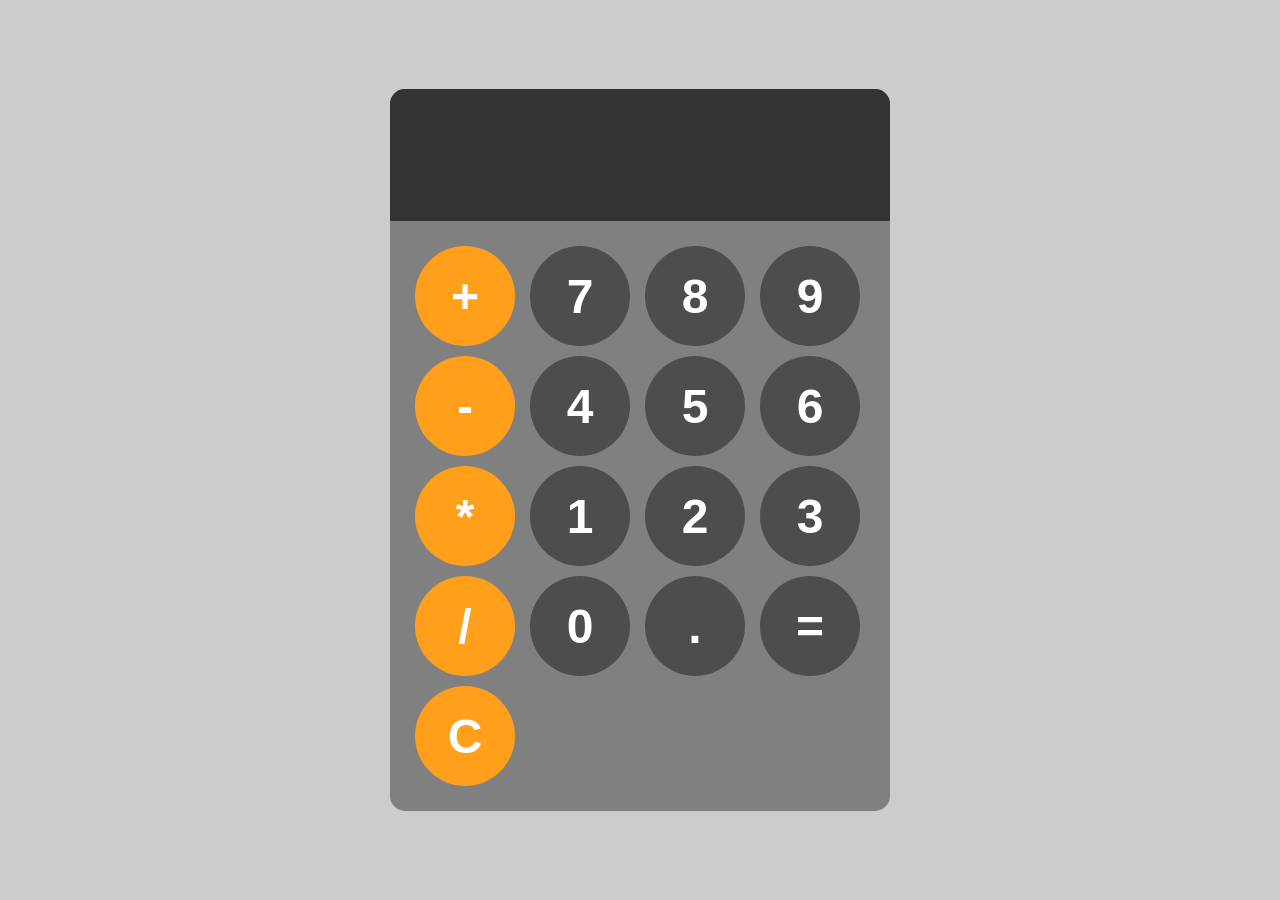
<file: Calculator/index.html>
<!DOCTYPE html>
<html lang="en">
<head>
    <meta charset="UTF-8">
    <meta name="viewport" content="width=device-width, initial-scale=1.0">
    <title>Calculator</title>
    <link rel="stylesheet" href="style.css">
</head>
<body>
    <div id="calculator">
        <input id="display" readonly>
        <div id="keys">
            <button onclick="appendToDisplay('+')" class="operatorbtn">+</button>
            <button onclick="appendToDisplay('7')">7</button>
            <button onclick="appendToDisplay('8')">8</button>
            <button onclick="appendToDisplay('9')">9</button>
            <button onclick="appendToDisplay('-')" class="operatorbtn">-</button>
            <button onclick="appendToDisplay('4')">4</button>
            <button onclick="appendToDisplay('5')">5</button>
            <button onclick="appendToDisplay('6')">6</button>
            <button onclick="appendToDisplay('*')" class="operatorbtn">*</button>
            <button onclick="appendToDisplay('1')">1</button>
            <button onclick="appendToDisplay('2')">2</button>
            <button onclick="appendToDisplay('3')">3</button>
            <button onclick="appendToDisplay('/')" class="operatorbtn">/</button>
            <button onclick="appendToDisplay('0')">0</button>
            <button onclick="appendToDisplay('.')">.</button>
            <button onclick="calculate()">=</button>
            <button onclick="clearDisplay()" class="operatorbtn">C</button>
        </div>

    </div>
    <script src="index.js"></script>    
</body>
</html>
</file>
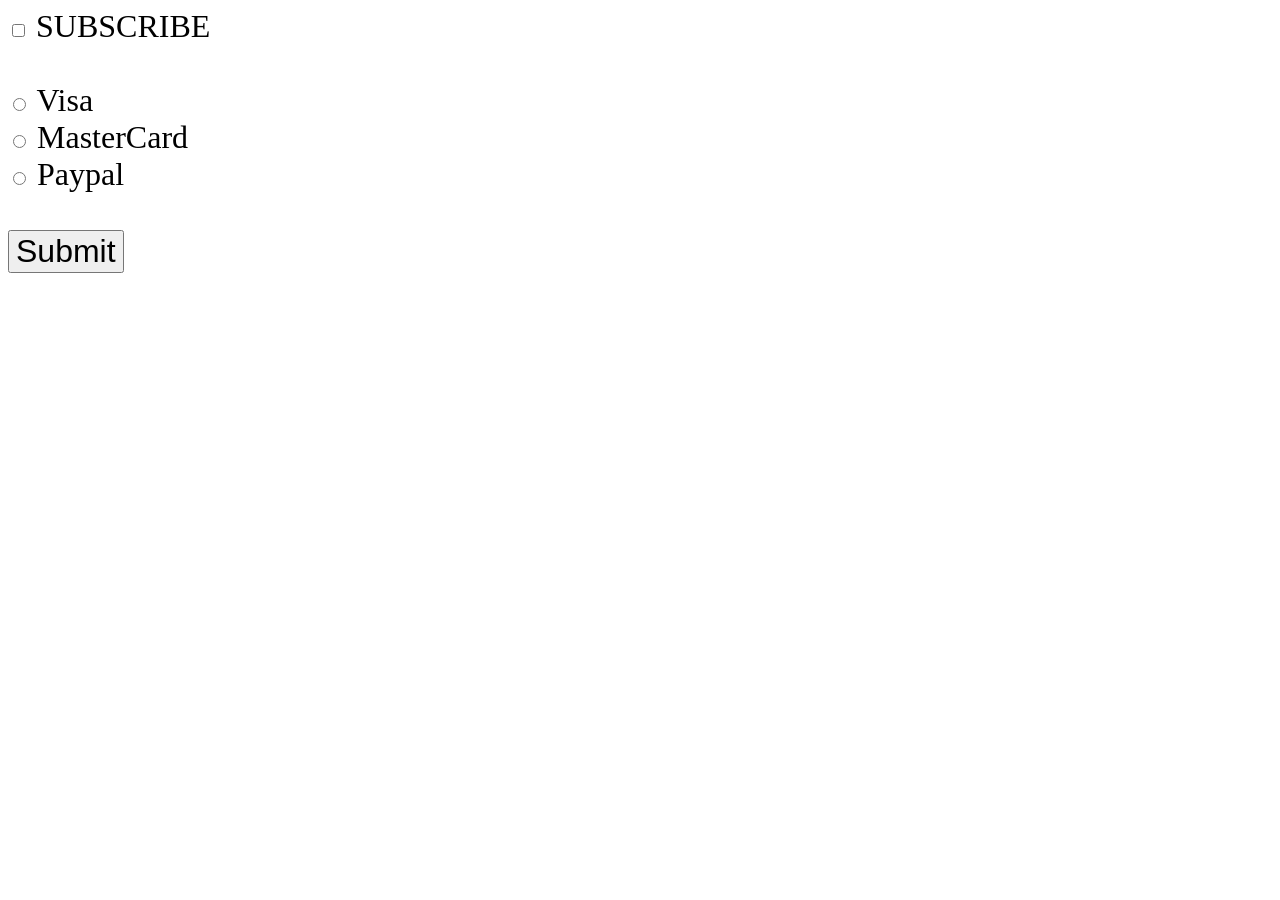
<file: Checked Property/index.html>
<!DOCTYPE html>
<html lang="en">
<head>
    <meta charset="UTF-8">
    <meta name="viewport" content="width=device-width, initial-scale=1.0">
    <title>Document</title>
    <link rel="stylesheet" href="style.css">
</head>
<body>
    <input type="checkbox" id="mycheckbox">
    <label for="mycheckbox">SUBSCRIBE</label><br><br>

    <input type="radio" id="visabtn" name="card">
    <label for="visabtn">Visa</label><br>

    <input type="radio" id="masterCardbtn" name="card">
    <label for="masterCardbtn">MasterCard</label><br>

    <input type="radio" id="paypalbtn" name="card">
    <label for="paypalbtn">Paypal</label><br><br>

    <button type="submit" id="mySubmit">Submit</button>

    <p id="subResult"></p>
    <p id="PaymentResult"></p>
    
    <script src="index.js"></script>
</body>
</html>
</file>
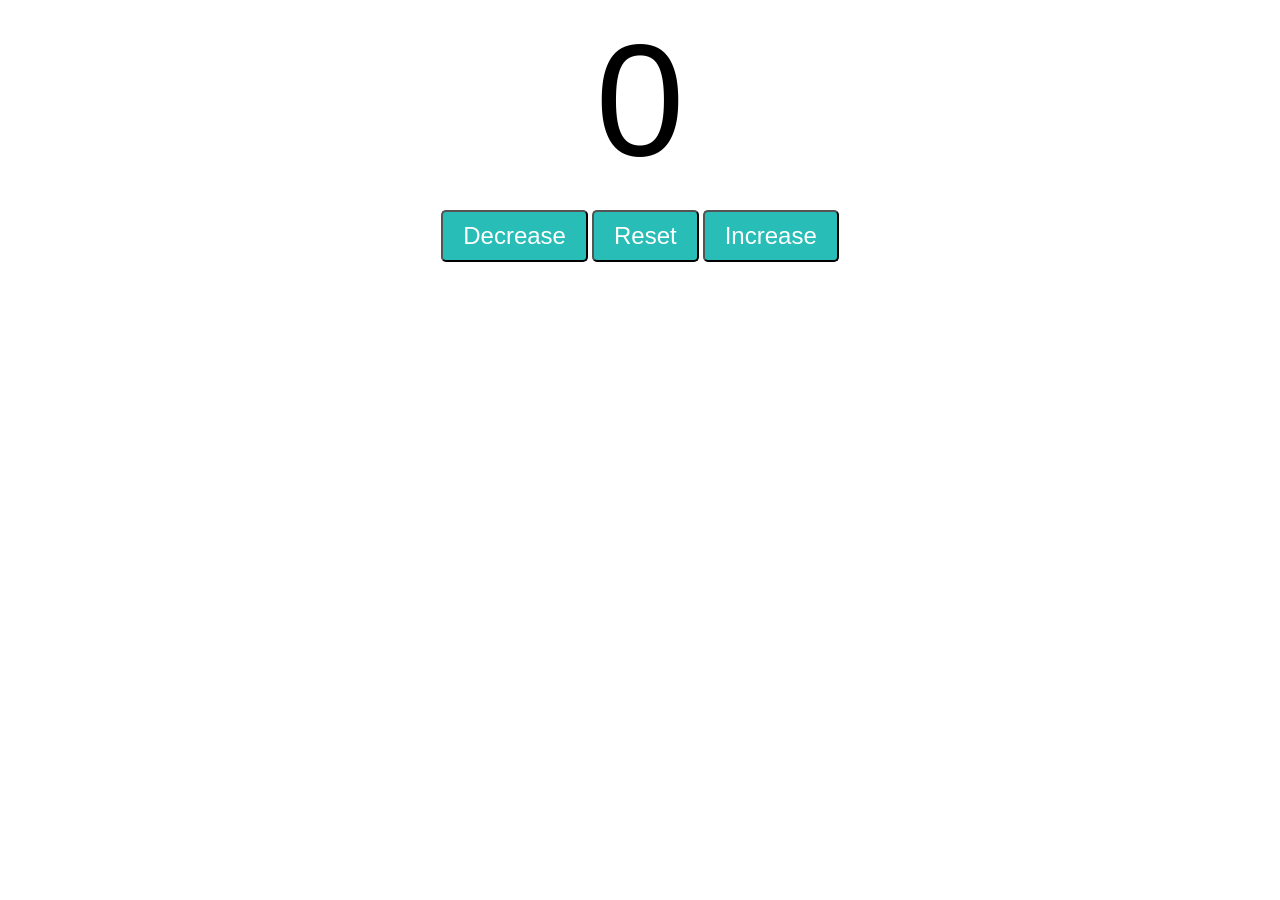
<file: Counter Program/index.html>
<!DOCTYPE html>
<html lang="en">
<head>
    <meta charset="UTF-8">
    <meta name="viewport" content="width=device-width, initial-scale=1.0">
    <title>My Website</title>
    <link rel="stylesheet" href="style.css">
</head>
<body>
    
    <label id="countLabel">0</label><br>
    <div id="btnContainer">
        <button id="decrease" class="buttons">Decrease</button>
        <button id="reset" class="buttons">Reset</button>
        <button id="increase" class="buttons">Increase</button>
    </div>


    <script src="index.js"></script>
</body>
</html>
</file>
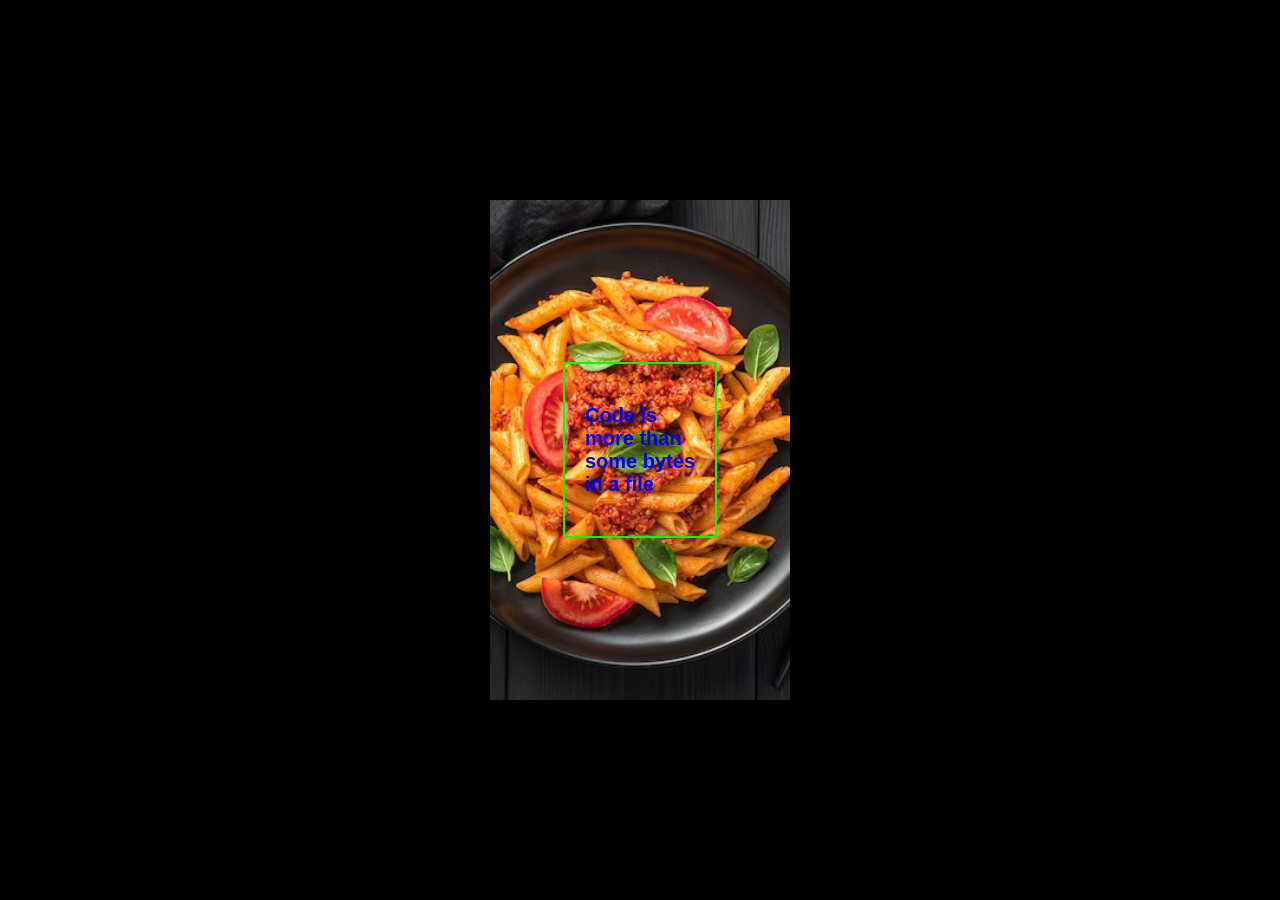
<file: demo/index.html>
<!DOCTYPE html>
<html lang="en">
<head>
    <meta charset="UTF-8">
    <meta name="viewport" content="width=device-width, initial-scale=1.0">
    <title>Document</title>
    <link rel="stylesheet" href="style.css">
</head>
<body>
    <div class="container">
        <div class="text-box">
            <p>Code is <br> more than <br> some bytes <br> in a file</p>
        </div>
    </div>
</body>
</html>
</file>
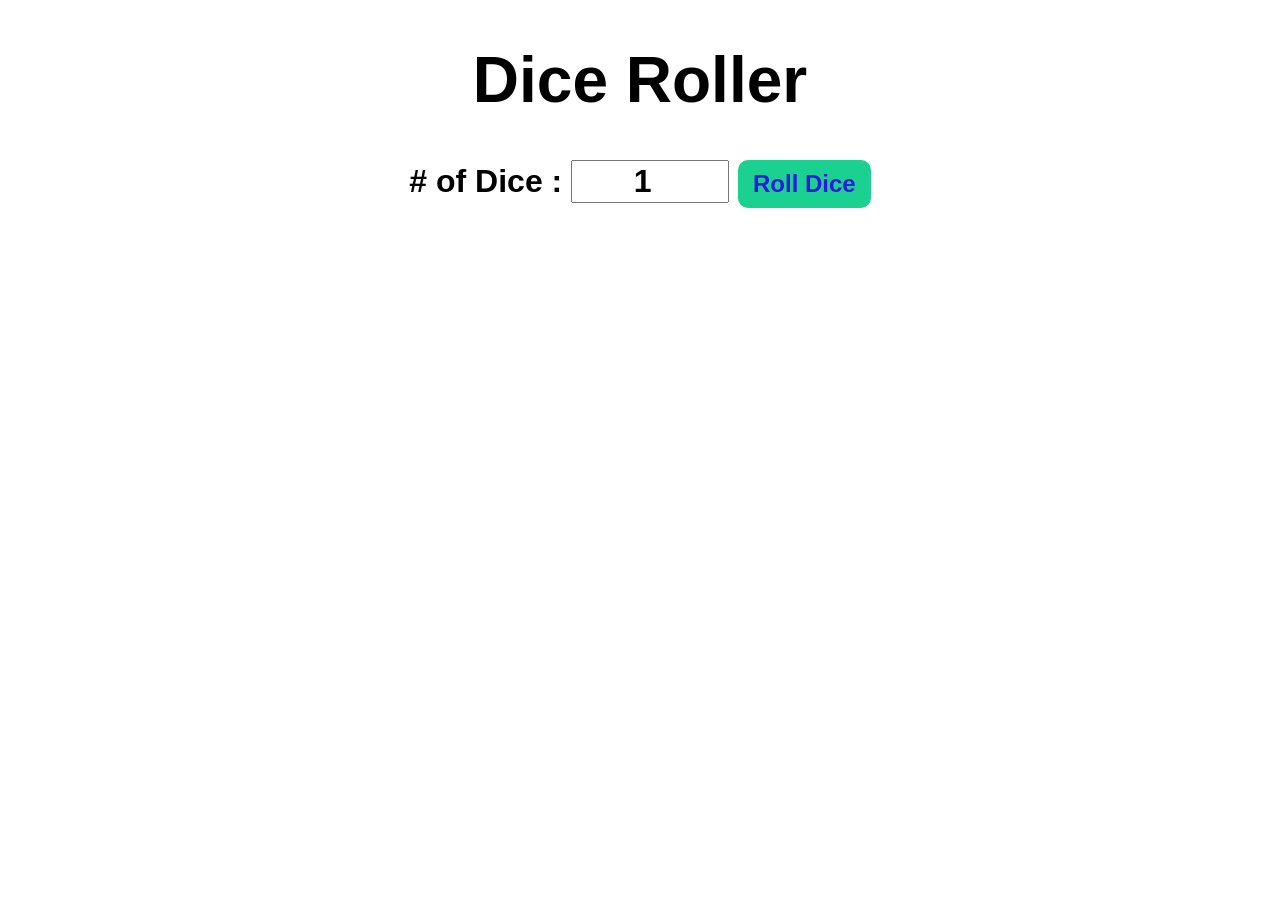
<file: Dice Roller Program/index.html>
<!DOCTYPE html>
<html lang="en">
<head>
    <meta charset="UTF-8">
    <meta name="viewport" content="width=device-width, initial-scale=1.0">
    <title>Document</title>
    <link rel="stylesheet" href="style.css">
</head>
<body>
    <div id="Container">
        <h1>Dice Roller</h1>
        <label># of Dice :</label>
        <input type="number" value="1" min="1" id="numOfDice">
        <button onclick="rollDice()">Roll Dice</button>
        <div id="diceResult"></div>
        <div id="diceImages"></div>
    </div>

    <script src="index.js"></script>
</body>
</html>
</file>
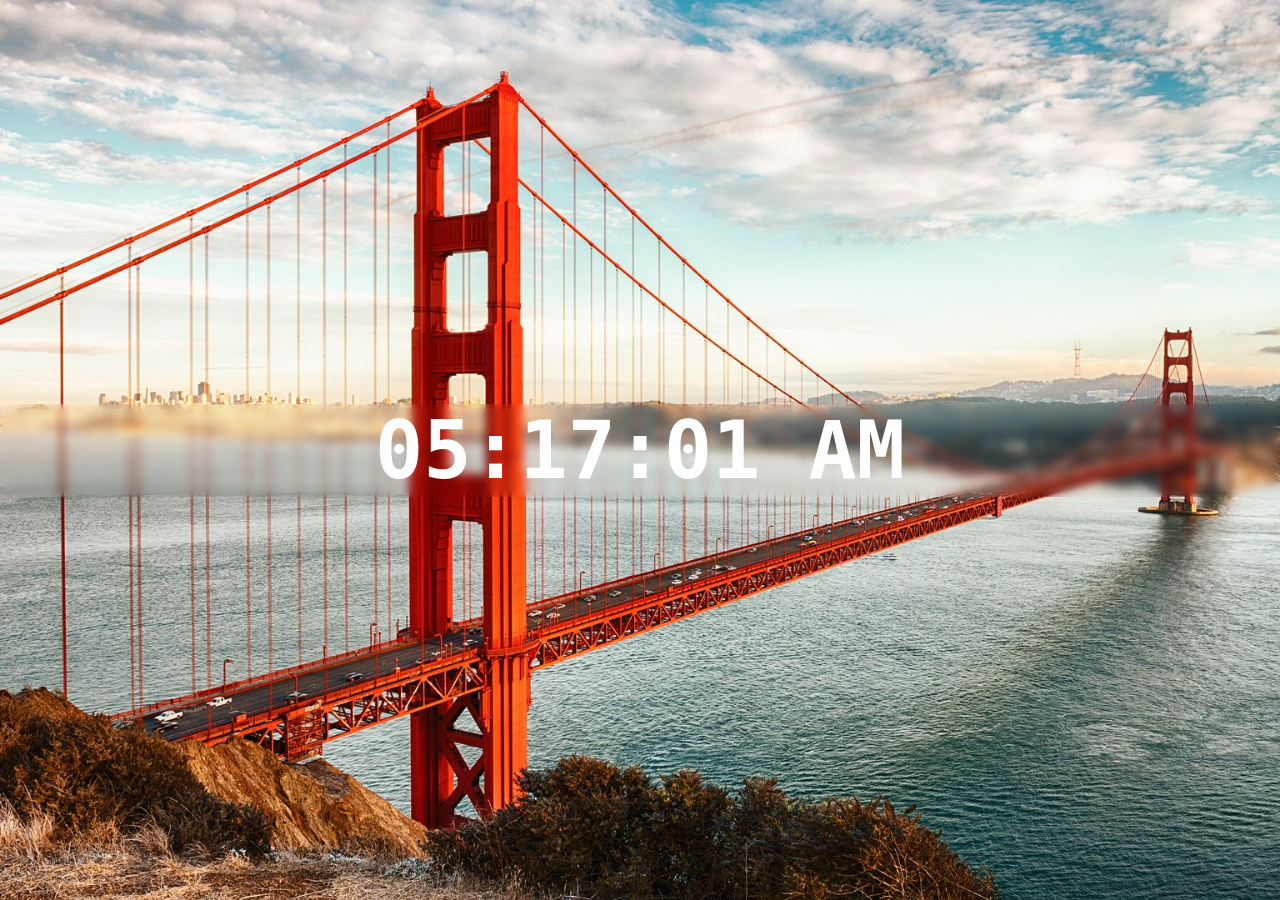
<file: Digital Clock /index.html>
<!DOCTYPE html>
<html lang="en">
<head>
    <meta charset="UTF-8">
    <meta name="viewport" content="width=device-width, initial-scale=1.0">
    <title>Digital Clock</title>
    <link rel="stylesheet" href="style.css">
</head>
<body>
    <div id="clock-container">
        <div id="clock">00:00:00</div>
    </div>
    <script src="script.js"></script>
</body>
</html>
</file>
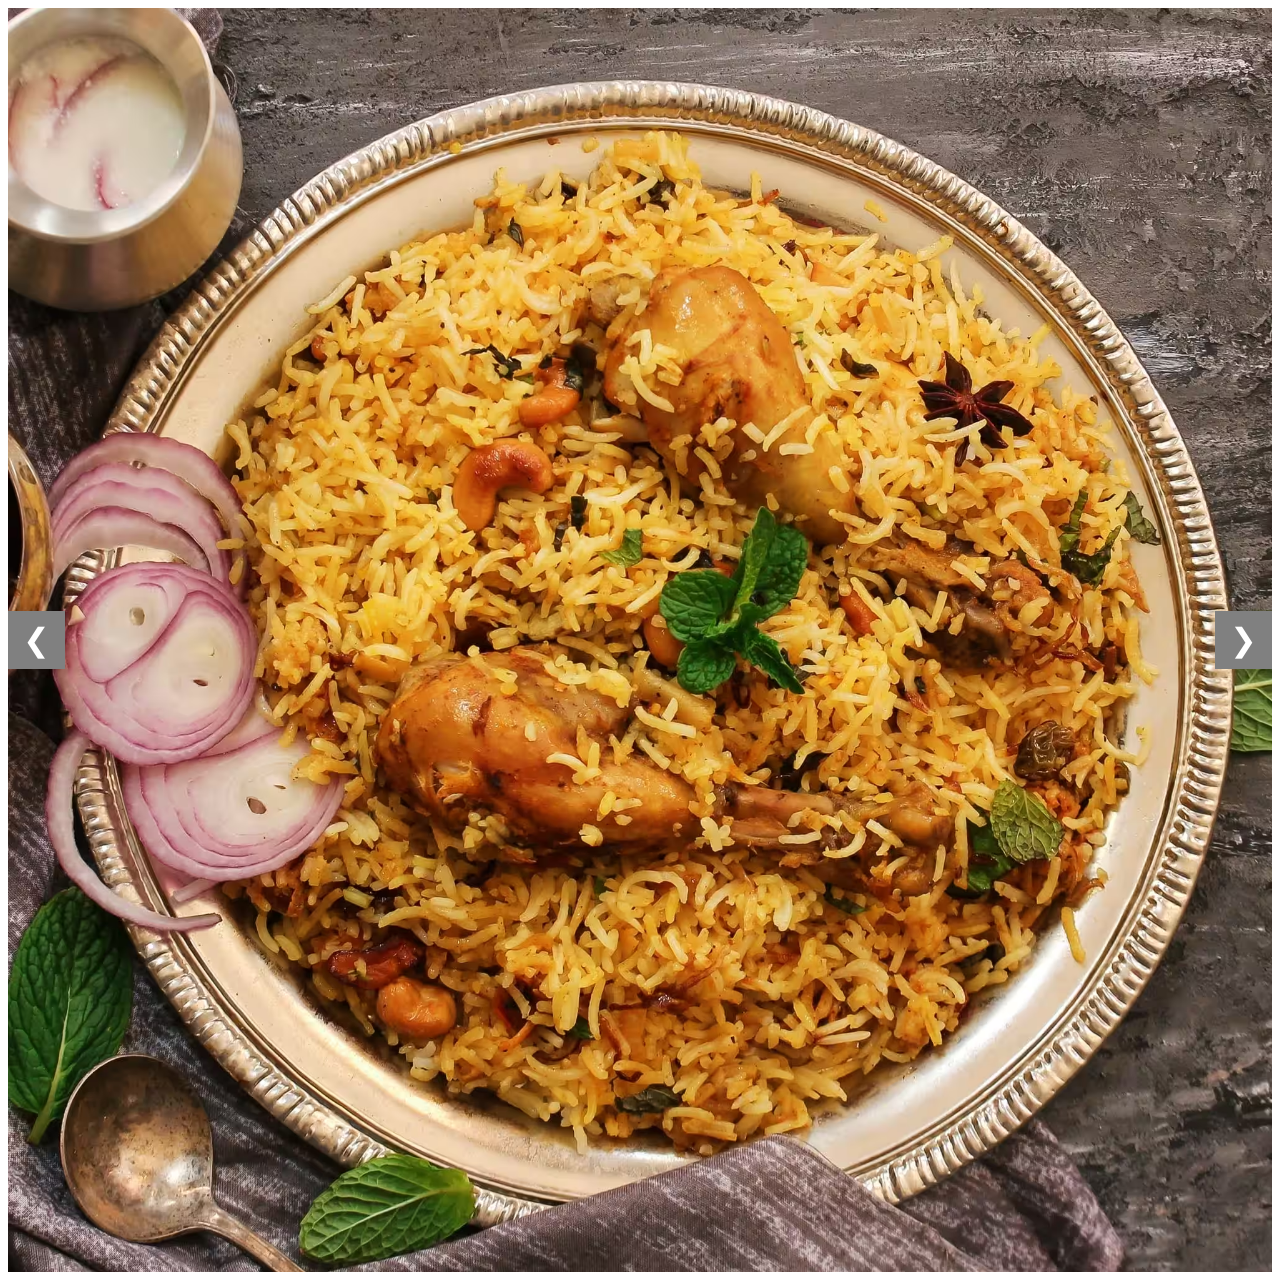
<file: Image Slider/index.html>
<!DOCTYPE html>
<html lang="en">
<head>
    <meta charset="UTF-8">
    <meta name="viewport" content="width=device-width, initial-scale=1.0">
    <title>Image Slider</title>
    <link rel="stylesheet" href="style.css">
</head>
<body>
    <div class="slider">
        <div class="slides">
            <img class="slide" src="images/briyani.avif" alt="img1">
            <img class="slide" src="images/cholebhature.jpg" alt="img2">
            <img class="slide" src="images/garlicPrawn.webp" alt="img3">
            <img class="slide" src="images/panna.jpg" alt="img4">
            <img class="slide" src="images/pho.jpg" alt="img5">
            <img class="slide" src="images/risotto.jpg" alt="img6">
        </div>
        <button class="prev" onclick="prevSlide()">&#10094</button>
        <button class="next" onclick="nextSlide()">&#10095</button>
    </div>


    <script src="script.js"></script>
</body>
</html>
</file>
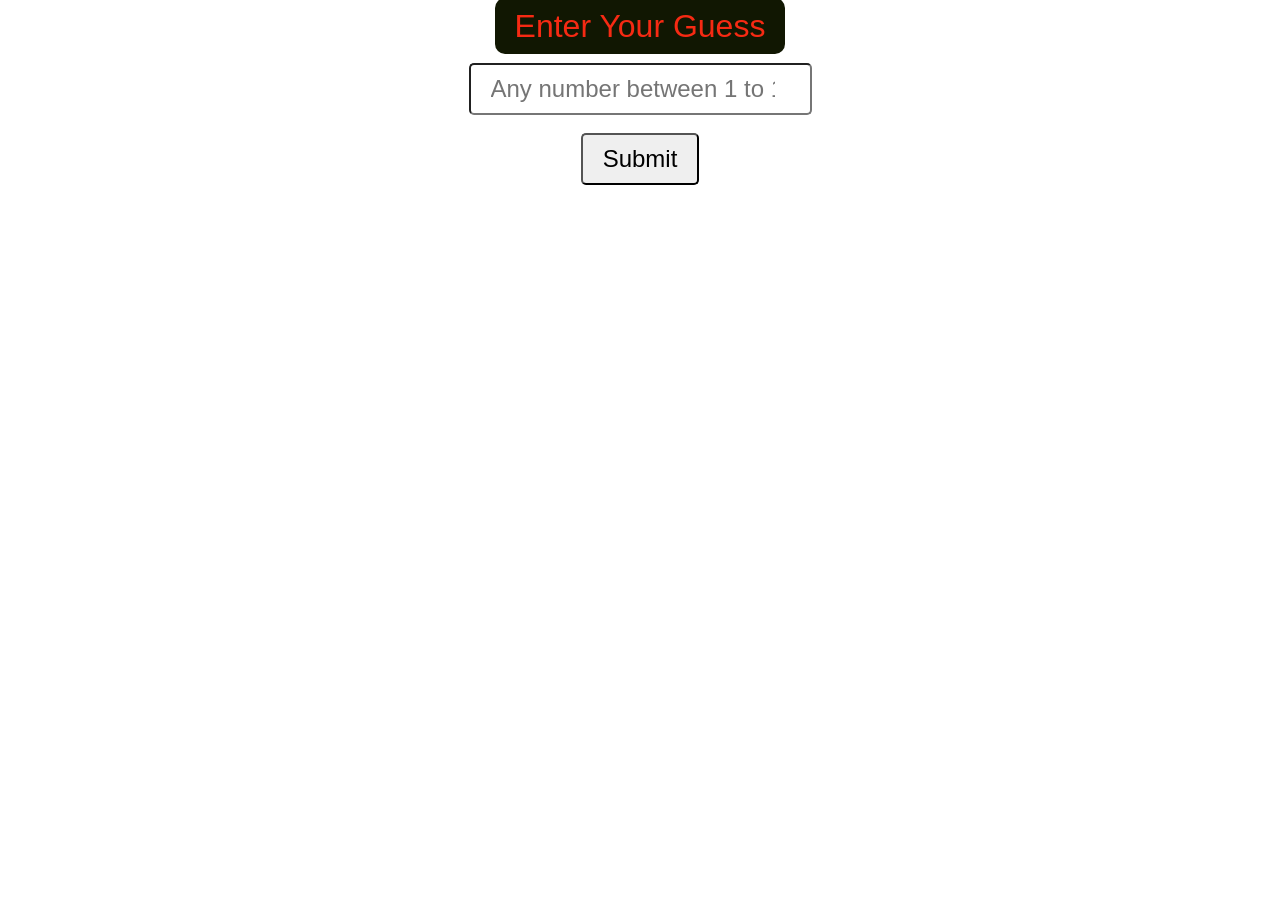
<file: Number Guessing Game/index.html>
<!DOCTYPE html>
<html lang="en">
<head>
    <meta charset="UTF-8">
    <meta name="viewport" content="width=device-width, initial-scale=1.0">
    <title>Number Guessing Game</title>
    <link rel="stylesheet" href="style.css">
</head>
<body>
    
    <div id="container">
    <label for="guessing" id="label">Enter Your Guess</label><br><br>
    <input type="number" id="guessing" placeholder="Any number between 1 to 100" class="number"><br><br>
    <button type="submit" id="mysubmit" class="number">Submit</button><br><br>
    <p id="subresult" class="nummber" id="result"></p>
    </div>
    <script src="index.js"></script>
    
</body>
</html>
</file>
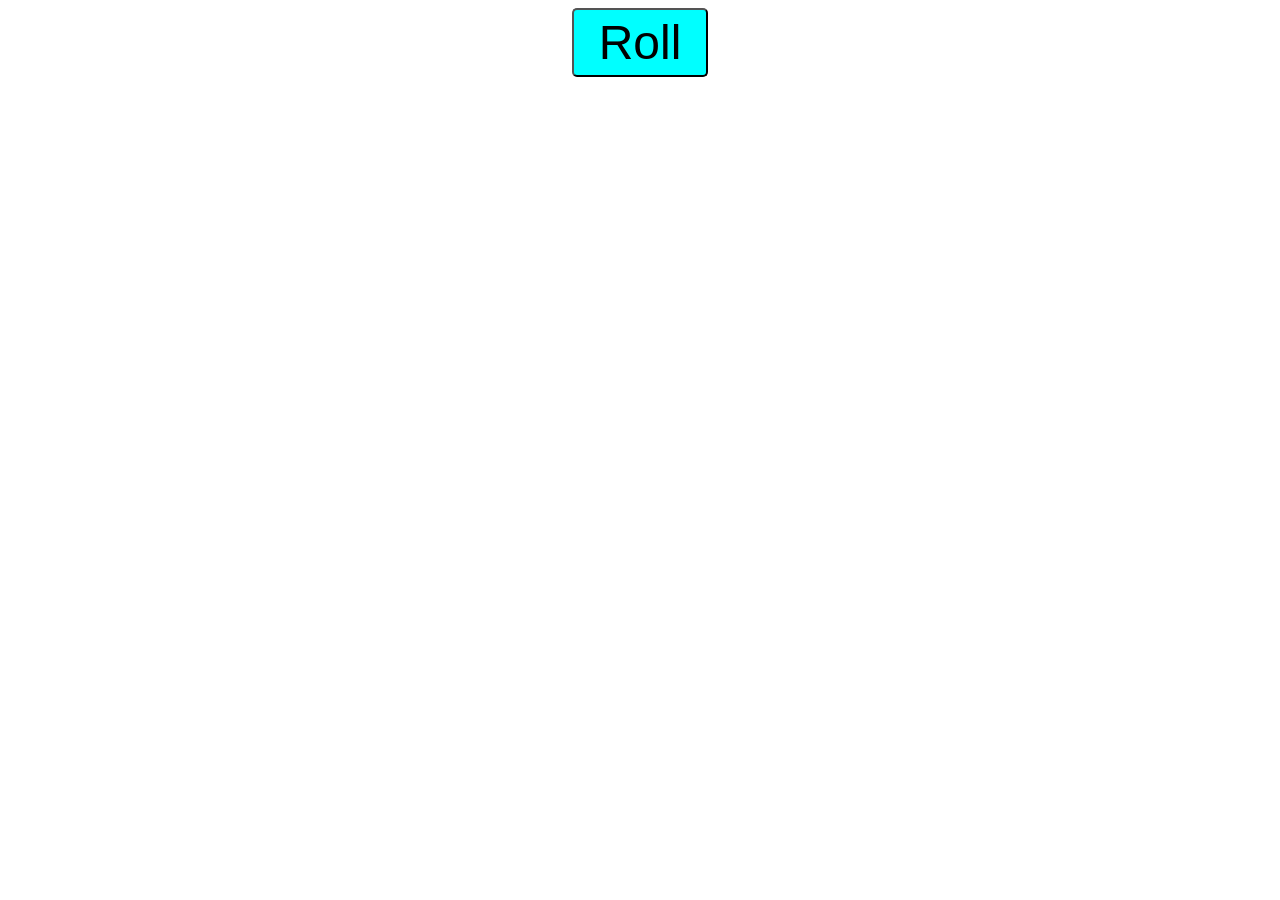
<file: Random Number Generator/index.html>
<!DOCTYPE html>
<html lang="en">
<head>
    <meta charset="UTF-8">
    <meta name="viewport" content="width=device-width, initial-scale=1.0">
    <title>Document</title>
    <link rel="stylesheet" href="style.css">
</head>
<body>
    <button id="mybutton">Roll</button><br>
    <label id="mylabel1" class="label"></label><br>
    <label id="mylabel2" class="label"></label><br>
    <label id="mylabel3" class="label"></label>
    

    <script src="index.js"></script>
</body>
</html>
</file>
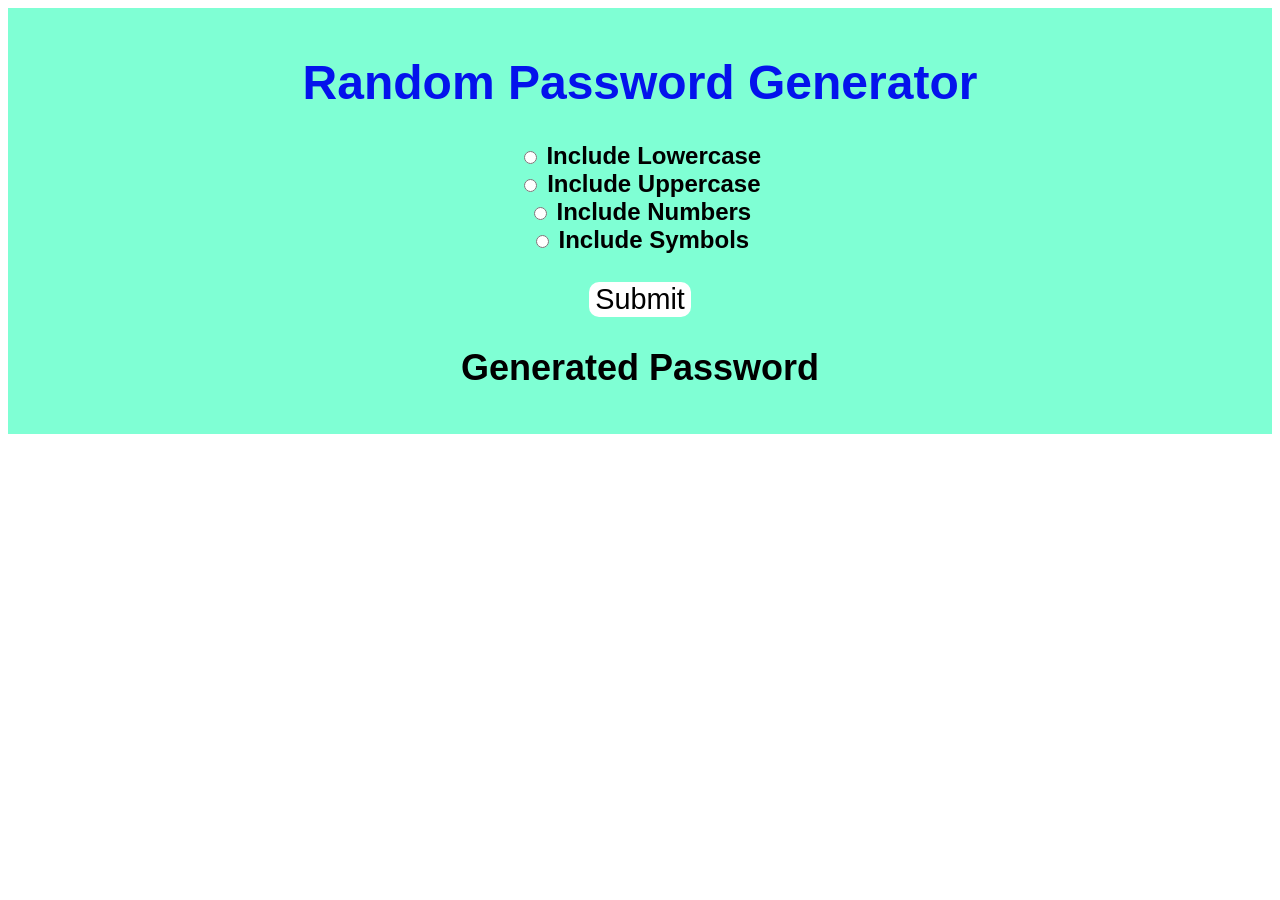
<file: Random Password Generator/index.html>
<!DOCTYPE html>
<html lang="en">
<head>
    <meta charset="UTF-8">
    <meta name="viewport" content="width=device-width, initial-scale=1.0">
    <title>Random Password Generator</title>
    <link rel="stylesheet" href="style.css">
</head>
<body>
    <form>
    <div id="container">
        <h1>Random Password Generator</h1>

            <input type="radio" id="chars1">
            <label for="chars1">Include Lowercase</label><br>

            <input type="radio" id="chars2">
            <label for="chars2">Include Uppercase</label><br>

            <input type="radio" id="chars3">
            <label for="chars3">Include Numbers</label><br>

            <input type="radio" id="chars4">
            <label for="chars4">Include Symbols</label><br><br>


        <button type="submit" id="mySubmit">Submit</button>

        <h2>Generated Password</h2>
        <p id="Passwordgenerated"></p>
    </div>
    </form>
    

    <script src="index.js"></script>
</body>
</html>
</file>
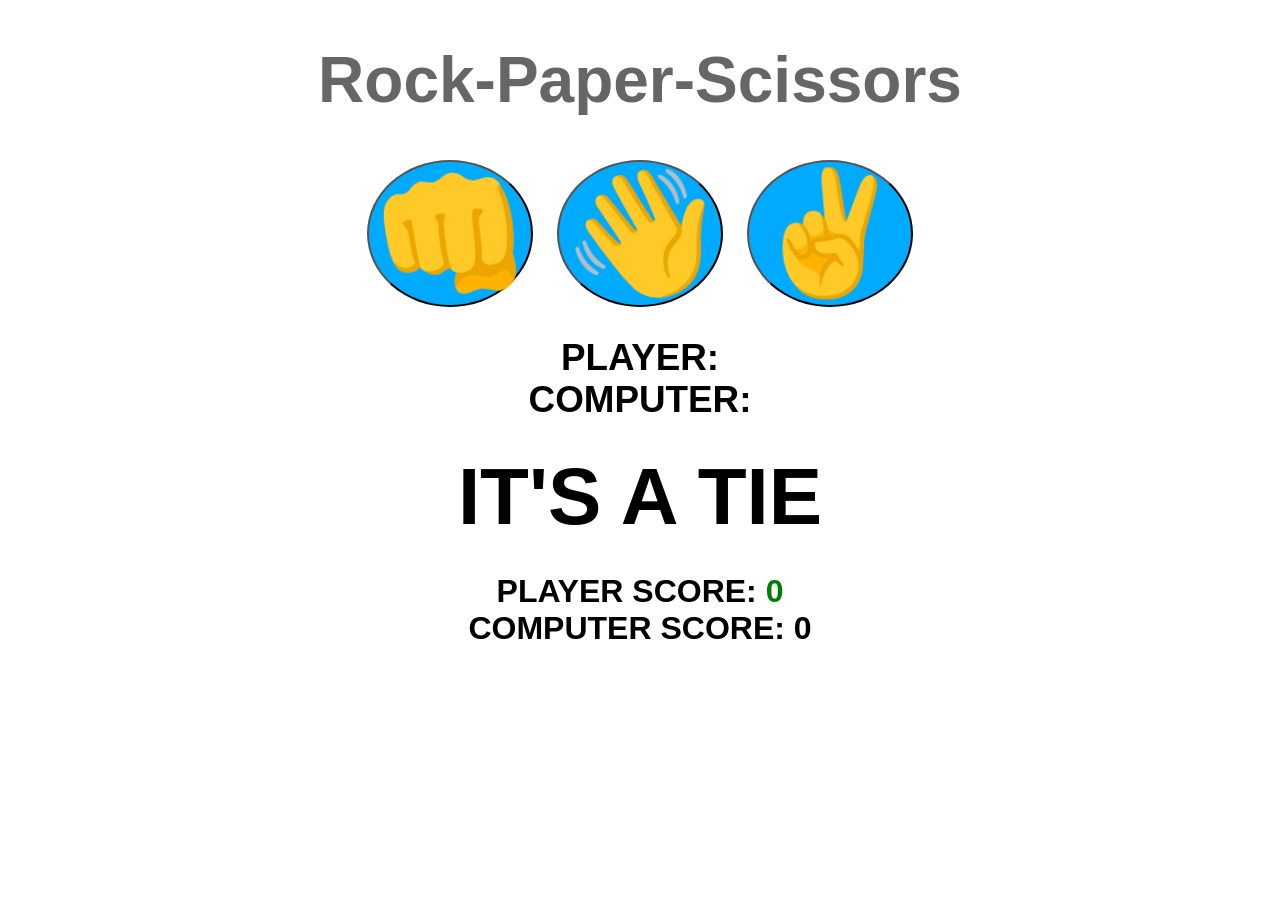
<file: Rock Paper Scissor/index.html>
<!DOCTYPE html>
<html lang="en">
<head>
    <meta charset="UTF-8">
    <meta name="viewport" content="width=device-width, initial-scale=1.0">
    <title>Rock Paper Scissor</title>
    <link rel="stylesheet"  href="style.css">
</head>
<body>
        <h1>Rock-Paper-Scissors</h1>

        <div class="choices">
            <button onclick="playGame('rock')">👊</button>
            <button onclick="playGame('paper')">👋</button>
            <button onclick="playGame('scissors')">✌️</button>
        </div>

        <div id="playersDisplay">PLAYER: </div>
        <div id="computerDisplay">COMPUTER: </div>
        <div id="resultDisplay">IT'S A TIE </div>


        <div class="scoreDisplay">PLAYER SCORE: 
            <span id="playerScoreDisplay">0</span>
        </div>
        
        <div class="scoreDisplay">COMPUTER SCORE: 
            <span id="computerScoreDisplay">0</span>
        </div>
        


    <script src="script.js"></script>
</body>
</html>
</file>
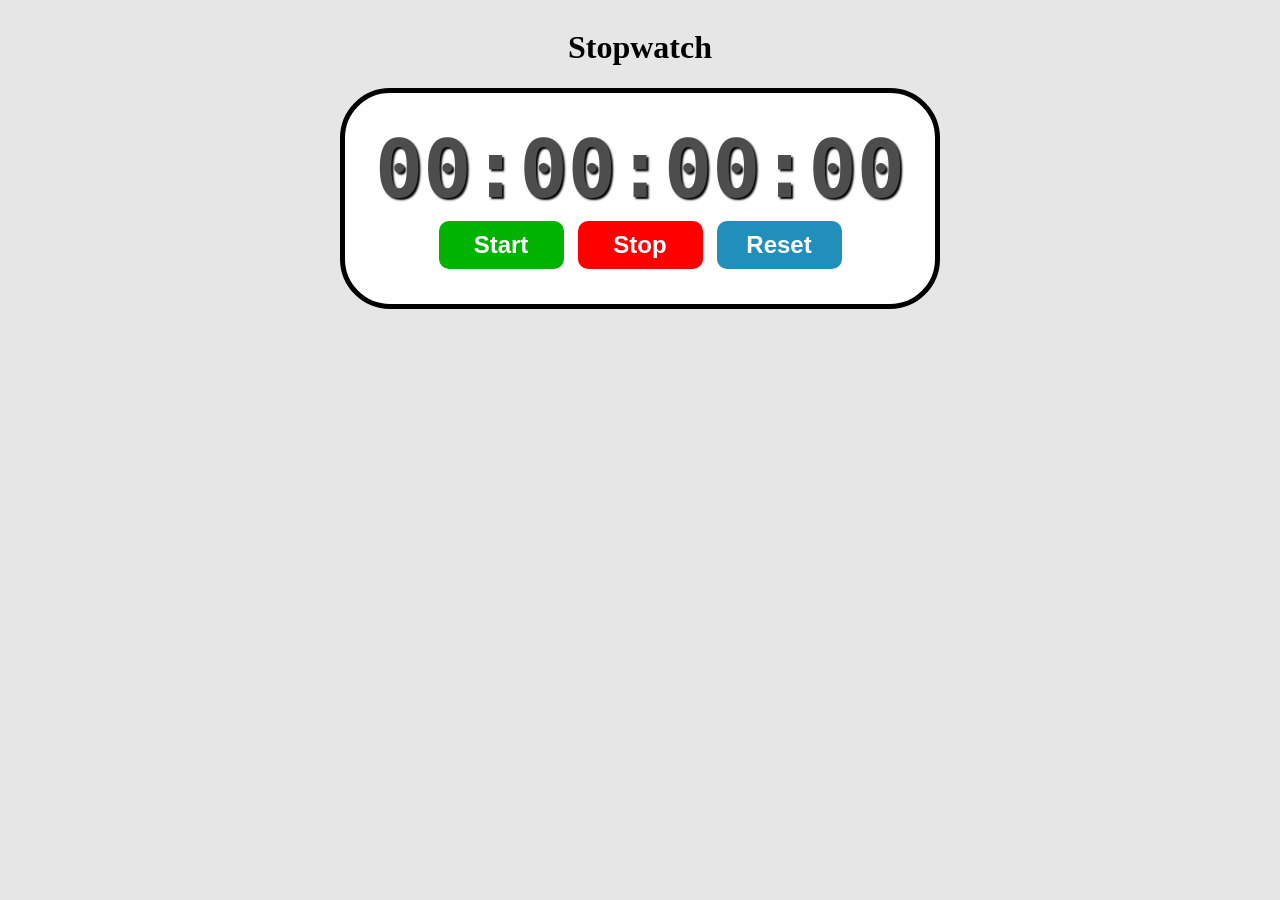
<file: Stop Watch/index.html>
<!DOCTYPE html>
<html lang="en">
<head>
    <meta charset="UTF-8">
    <meta name="viewport" content="width=device-width, initial-scale=1.0">
    <title>Stop Watch</title>
    <link rel="stylesheet" href="style.css">
</head>
<body>
    <h1 id="myh1">Stopwatch</h1>
    <div id="container">
        <div id="display">00:00:00:00
        </div>
        <div id="controls">
            <button id="startbtn" onclick="start()">Start</button>
            <button id="stopbtn" onclick="stop()">Stop</button>
            <button id="resetbtn" onclick="reset()">Reset</button>
        </div>
    </div>
    <script src="script.js"></script>
</body>
</html>
</file>
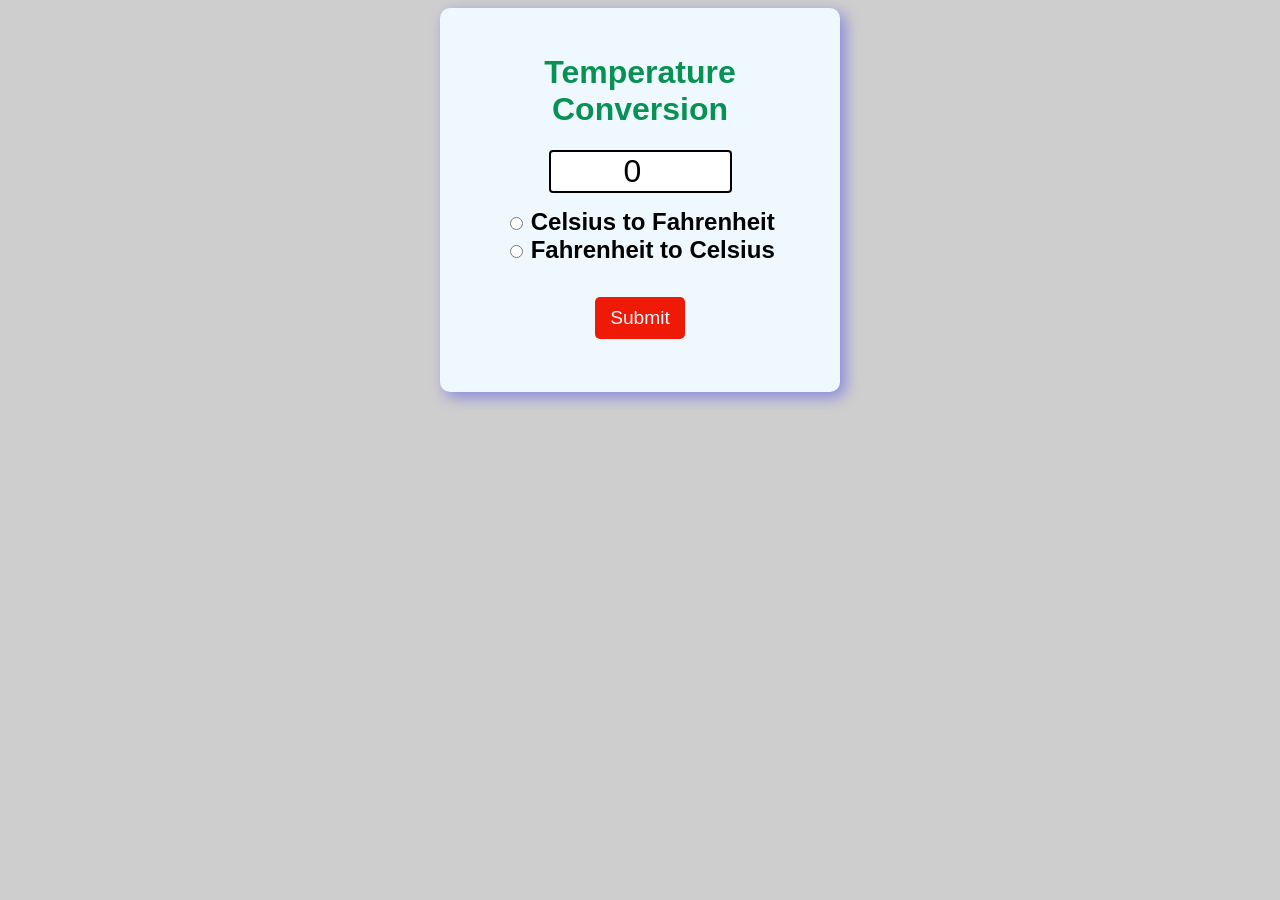
<file: Temperature conversion Program/index.html>
<!DOCTYPE html>
<html lang="en">
<head>
    <meta charset="UTF-8">
    <meta name="viewport" content="width=device-width, initial-scale=1.0">
    <title>Document</title>
    <link rel="stylesheet" href="style.css">
</head>
<body>

    <form>

        <h1>Temperature Conversion</h1>
        <input type="number" id="textbox" value="0"><br>

        <input type="radio" id="toFahrenheit" name="unit">
        <label for="toFahrenheit">Celsius to Fahrenheit</label><br>

        <input type="radio" id="toCelsius" name="unit">
        <label for="toCelsius">Fahrenheit to Celsius</label><br><br>

        <button type="button" onclick="convert()">Submit</button><br>
        <p id="result"></p>

    </form>

    <script src="index.js"></script>
</body>
</html>
</file>
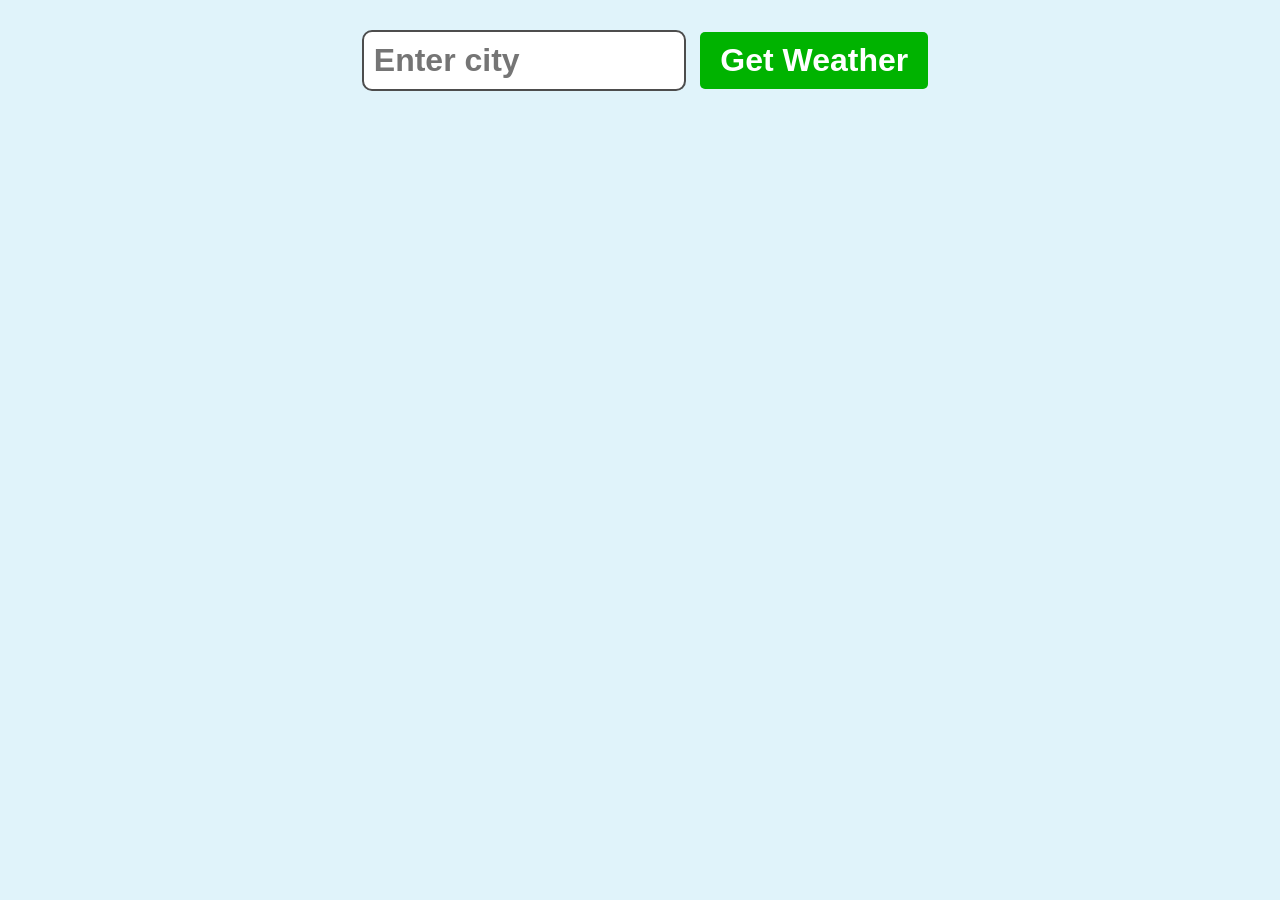
<file: Weather app/index.html>
<!DOCTYPE html>
<html lang="en">
<head>
    <meta charset="UTF-8">
    <meta name="viewport" content="width=device-width, initial-scale=1.0">
    <title>Weather Page</title>
    <link rel="stylesheet" href="style.css">
</head>
<body>
    <form class="weatherForm">
        <input type="text" class="cityInput" placeholder="Enter city">
        <button type="submit">Get Weather</button>
    </form>
    <div class="cards" style="display: none;">
    </div>

    <script src="script.js"></script>
</body>
</html>
</file>
<file: Calculator/style.css>
body{
    margin: 0;
    display: flex;
    justify-content: center;
    align-items: center;
    height: 100vh;
    background-color: hsl(0, 0%, 80%);
}

#calculator{
    font-family: arial, sans-serif;
    background-color: hsl(0, 0%, 50%);
    border-radius: 15px;
    border: none;
    max-width: 500px;
    overflow: hidden;
}

#display{
    width: 100%;
    padding: 20px;
    font-size: 5rem;
    text-align: left;
    border: none;
    background-color: hsl(0, 0%, 20%);
    color: white;
}

button{
    width: 100px;
    height: 100px;
    border: none;
    border-radius: 50%;
    background-color: hsl(0, 0%, 30%);
    color: white;
    font-size: 3rem;
    font-weight: bold;
    cursor: pointer;
}

button:hover{
    background-color: hsl(0, 0%, 70%);
}

button:active{
    background-color: hsl(0, 0%, 80%);
}

#keys{
    display: grid;
    grid-template-columns: repeat(4, 1fr);
    gap: 10px;
    padding: 25px;
}

.operatorbtn{
    background-color: hsl(35, 100%, 55%);
}

.operatorbtn:hover{
    background-color: hsl(35, 100%, 65%);
}

.operatorbtn:active{
    background-color: hsl(35, 100%, 75%);
}
</file>
<file: Checked Property/style.css>
body{
    font-family: verdana;
    font-size: 2em;
}

#mySubmit{
    font-size: 1em;
}
</file>
<file: Counter Program/style.css>
#countLabel{
    display:block;
    text-align: center;
    font-size: 10em;
    font-family: Helvetica;
}

#btnContainer{
    text-align: center;
}

.buttons{
    padding: 10px 20px;
    font-size: 1.5em;
    color:hsl(0, 0%, 100%);
    background-color: hsl(177, 65%, 45%);
    border-radius: 5px;
    cursor:pointer;
    transition: background-color 0.25s;
}

.buttons:hover{
    background-color:hsl(214, 74%, 49%) ;
}
</file>
<file: demo/style.css>
body {
    margin: 0;
    padding: 0;
    display: flex;
    justify-content: center;
    align-items: center;
    height: 100vh;
    background-color: black;
}

.container {
    width: 300px;
    height: 500px;
    background-image: url('images/pasta.avif'); /* Use the matrix image */
    background-size: cover;
    background-position: center;
    display: flex;
    justify-content: center;
    align-items: center;
}

.text-box {
    border: 2px solid #00ff00;
    padding: 20px;
    text-align: left;
    font-size: 20px;
    font-weight: bold;
    color: blue;
    font-family: Arial, sans-serif;
}
</file>
<file: Dice Roller Program/style.css>
#Container{
    font-family: Arial, sans-serif;
    text-align: center;
    font-size: 2rem;
    font-weight: bold;
}

button{
    font-size: 1.5rem;
    padding: 10px 15px;
    border-radius: 10px;
    border: none;
    background-color: hsl(159, 78%, 46%);
    color: rgb(42, 26, 223);
    font-weight: bold;
    cursor: pointer;
}

button:hover{
    background-color: hsl(159, 78%, 66%);
}

button:active{
    background-color: hsl(159, 78%, 76%);
}

input{
    font-size: 2rem;
    width: 150px;
    text-align: center;
    font-weight: bold;
}

#diceResult{
    margin: 25px;
}

#diceImages img{
    width: 150px;
    margin: 5px;
}
</file>
<file: Digital Clock /style.css>
body{
    background-image: url(images/background.png);
    background-position: center;
    background-repeat: no-repeat;
    background-size: cover;
    background-attachment: fixed;
    margin: 0;
}
#clock-container{
    display: flex;
    align-items: center;
    justify-content: center;
    height: 100vh;
}

#clock{
    font-family: monospace;
    font-size: 5rem;
    font-weight: bold;
    text-align: center;
    color: hsl(0, 0%, 100%);
    backdrop-filter: blur(5px);
    background-color: hsla(0, 0%, 100%, 0.1%);
    width: 100%;
}
</file>
<file: Image Slider/style.css>
.slider{
    position: relative;
    width: 100%;
    margin: auto;
    overflow: hidden;
}

.slider img{
    width: 100%;
    display: none;
}

img.displaySlide{
    display: block;
    animation-name: fade;
    animation-duration: 1.5s;
}

.slider button {
    position: absolute;
    top: 50%;
    transform: translateY(-50%);
    font-size: 2rem;
    padding: 10px 15px;
    background-color: hsl(0, 0%, 50%);
    color: white;
    border: none;
    cursor: pointer;
}

.prev{
    left: 0;
}

.next{
    right: 0;
}

@keyframes fade {
    from {opacity: 50%;}
    to {opacity: 100%;}
}
</file>
<file: Number Guessing Game/style.css>
#label{
    padding: 10px 20px;
    border-radius: 10px;
    font-size: 2em;
    color: hsl(6, 93%, 52%);
    font-family: arial;
    background-color: hsl(79, 83%, 5%);
}

#container{
    text-align: center;
}

.number{
    padding: 10px 20px;
    font-size: 1.5em;
    border-radius: 5px;
    cursor:pointer;
    transition: background-color 0.25s;
}

.number:hover{
    background-color:hsl(215, 44%, 85%) ;
}
</file>
<file: Random Number Generator/style.css>
body{
    font-family: verdana;
    text-align: center;

}

#mybutton{
    font-size: 3em;
    padding: 5px 25px;
    border-radius: 5px;
    background-color: aqua;
}

.label{
    font-size: 3em;
}
</file>
<file: Random Password Generator/style.css>
#container{
    font-family: Arial, Helvetica, sans-serif;
    font-weight: bold;
    text-align: center;
    background-color: aquamarine;
    padding: 15px;
    margin: auto;
    font-size: 1.5em;

}

h1{
    color: hsl(236, 97%, 47%);
}

button{
    font-size: 1.2em;
    border: none;
    border-radius: 10px;
    background-color: hsl(0, 0%, 100%);
    color: black;
}

button:hover{
    background-color: hsl(0, 0%, 80%);
}

button:active{
    background-color: hsl(0, 0%, 60%);
}

#Password{
    margin: 10px;
}
</file>
<file: Rock Paper Scissor/style.css>
body{
    font-family: arial,sans-serif;
    font-weight: bold;
    margin: 0px;
    display: flex;
    flex-direction: column;
    align-items: center;

}

h1{
    font-size: 4rem;
    color:hsl(0, 0%, 40%);
}

.choices{
    margin-bottom: 30px;

}
.choices button{
    min-width: 160px;
    font-size: 7.5rem;
    margin: 0 10px;
    border-radius: 50%;
    background-color: hsl(200, 100%, 50%);
    transition: background-color 0.4s ease;
    cursor: pointer;
}
.choices button:hover{
    background-color: hsl(200, 100%, 70%)
}
#playersDisplay, #computerDisplay{
    font-size: 2.3rem;
}
#resultDisplay{
    font-size: 5rem;
    margin: 30px 0px;
}

.scoreDisplay{
    font-size: 2rem;
}
#playerScoreDisplay, 
.greenText, #playerScoreDisplay{
    color: hsl(120, 100%, 25%);
}

.redText ,#ScoreDisplay{
    color: hsl(0, 100%, 70%);
}
</file>
<file: Stop Watch/style.css>
body{
    display: flex;
    flex-direction: column;
    align-items: center;
    background-color: hsl(0, 0%, 90%);
}

#h1{
    font-family: arial, sans-serif;
    font-size: 4rem;
    color: hsl(0, 0%, 20%);
}

#container{
    display: flex;
    flex-direction: column;
    align-items: center;
    border: 5px solid;
    border-radius: 50px;
    padding: 30px;
    background-color: white;
}

#display{
    font-size: 5rem;
    font-family: monospace;
    font-weight: bold;
    color: hsl(0, 0%, 30%);
    text-shadow: 2px 2px 2px  hsl(0, 0%, 0.75%);
}

#controls button{
    font-size: 1.5rem;
    font-weight: bold;
    padding: 10px 20px;
    margin: 5px;
    min-width: 125px;
    border: none;
    border-radius: 10px;
    cursor: pointer;
    color: white;
    transition: background-color 0.5s ease;
}

#startbtn{
    background-color: hsl(120, 100%, 35%);
}

#startbtn:hover{
    background-color: hsl(120, 100%, 25%);
}

#stopbtn{
    background-color: hsl(0, 100%, 50%);
}

#stopbtn:hover{
    background-color: hsl(0, 100%, 40%);
}

#resetbtn{
    background-color: hsl(197, 71%, 43%);
}

#resetbtn:hover{
    background-color: hsl(197, 71%, 53%);
}
</file>
<file: Temperature conversion Program/style.css>
body{
    font-family: Arial, Helvetica, sans-serif;
    background-color: hsl(0, 1%, 81%);
}

h1{
    color: hsl(153, 91%, 30%);
}

form{
    background-color: hsl(208, 100%, 97%);
    text-align: center;
    max-width: 350px;
    margin: auto;
    padding: 25px;
    border-radius: 10px;
    box-shadow: 5px 5px 15px rgb(134, 134, 220);
}

#textbox{
    width: 50%;
    text-align: center;
    font-size: 2em;
    border: 2px solid hsl(0, 0%, 0%);
    border-radius: 4px;
    margin-bottom: 15px;
}

label{
    font-size: 1.5em;
    font-weight: bold;
}

button{
    margin-top: 15px;
    background-color: hsl(5, 95%, 48%);
    color: hsl(208, 100%, 97%);
    font-size: 1.2em;
    border: none;
    padding: 10px 15px;
    border-radius: 5px;
    cursor: pointer;
}

button:hover{
    background-color: hsl(5, 95%, 68%);
}

#result{
    font-size: 1.75em;
    font-weight: bold;
}
</file>
<file: Weather app/style.css>
body{
    font-family: sans-serif;
    background-color: hsl(197, 71%, 93%);
    margin: 0;
    display: flex;
    flex-direction: column;
    align-items: center;
}

.weatherForm{
    margin: 20px;
}

.cityInput{
    padding: 10px;
    font-size: 2rem;
    font-weight: bold;
    border: 2px solid hsl(0, 0%, 30%);
    border-radius: 10px;
    margin: 10px;
    width: 300px;
}

button[type="submit"]{
    padding: 10px 20px;
    font-weight: bold;
    font-size: 2rem;
    background-color:hsl(120, 100%, 35%) ;
    color: white;
    border: none;
    border-radius: 5px;
    cursor: pointer;
}

button[type="submit"]:hover{
    background-color:hsl(120, 100%, 45%) ;
}
.cards{
    background:linear-gradient(180deg, hsl(210, 100%, 75%), hsl(40, 100%, 75%)) ;
    padding: 50px;
    box-shadow: 2px 2px 5px hsl(0, 0%, 50%);
    min-width: 300px;
    display: flex;
    flex-direction: column;
    align-items: center;
    border-radius: 10px;
}

h1{
    font-size: 3.5rem;
    margin-top: 0px;
    margin-bottom: 25px;
}

p{
    font-size: 1.5rem;
    margin: 5px 0;
}

.cityDisplay, .tempDisplay{
    font-size: 3.5rem;
    font-weight: bold;
    color: hsla(0, 0%, 0%, 0.75);
    margin-bottom: 25px;
}

.humidityDisplay{
    font-weight: bold;
    margin-bottom: 25px;
}

.descDisplay{
    font-style: italic;
    font-size: 2rem;
    font-weight: bold;
}

.weatherEmoji{
    margin: 0px;
    font-size: 7.5rem;
}

.errorDisplay{
    font-size: 2.5rem;
    font-weight: bold;
    color: hsla(0, 0%, 0%, 0.75);
}
</file>
